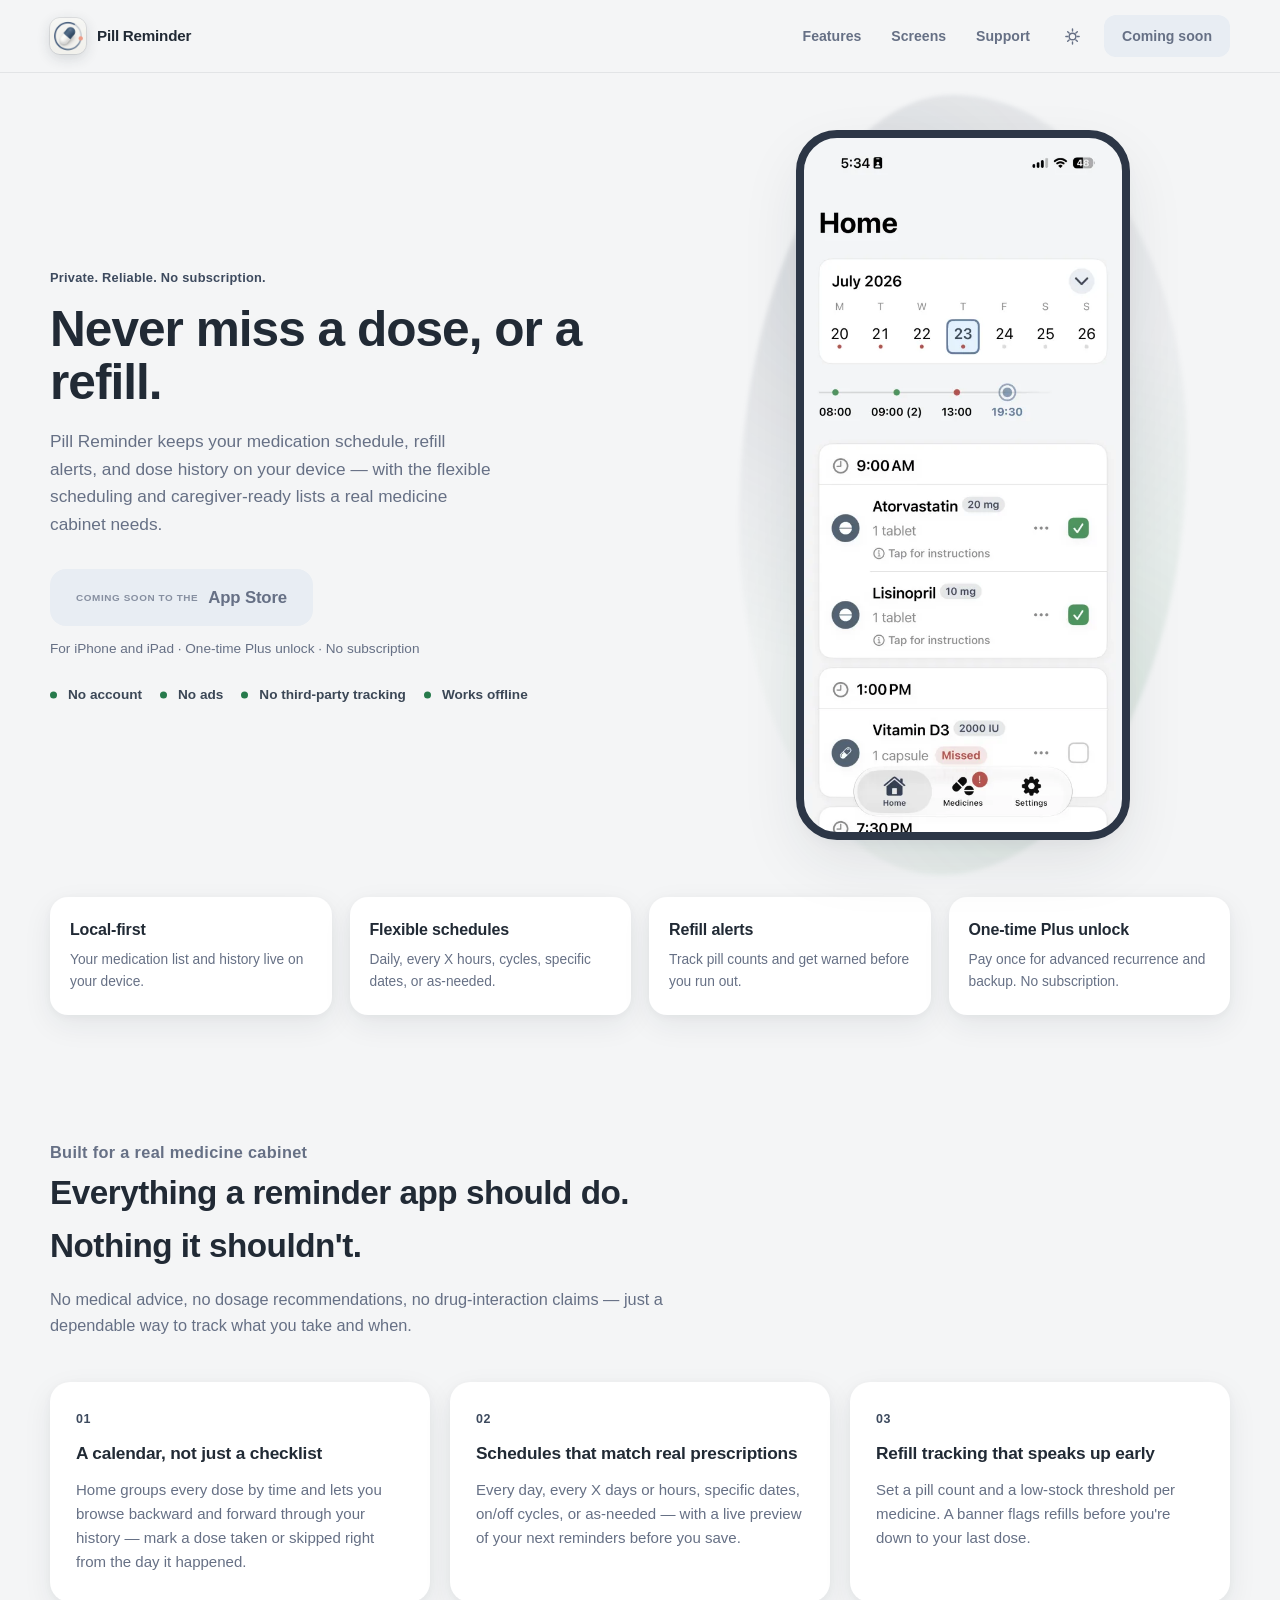
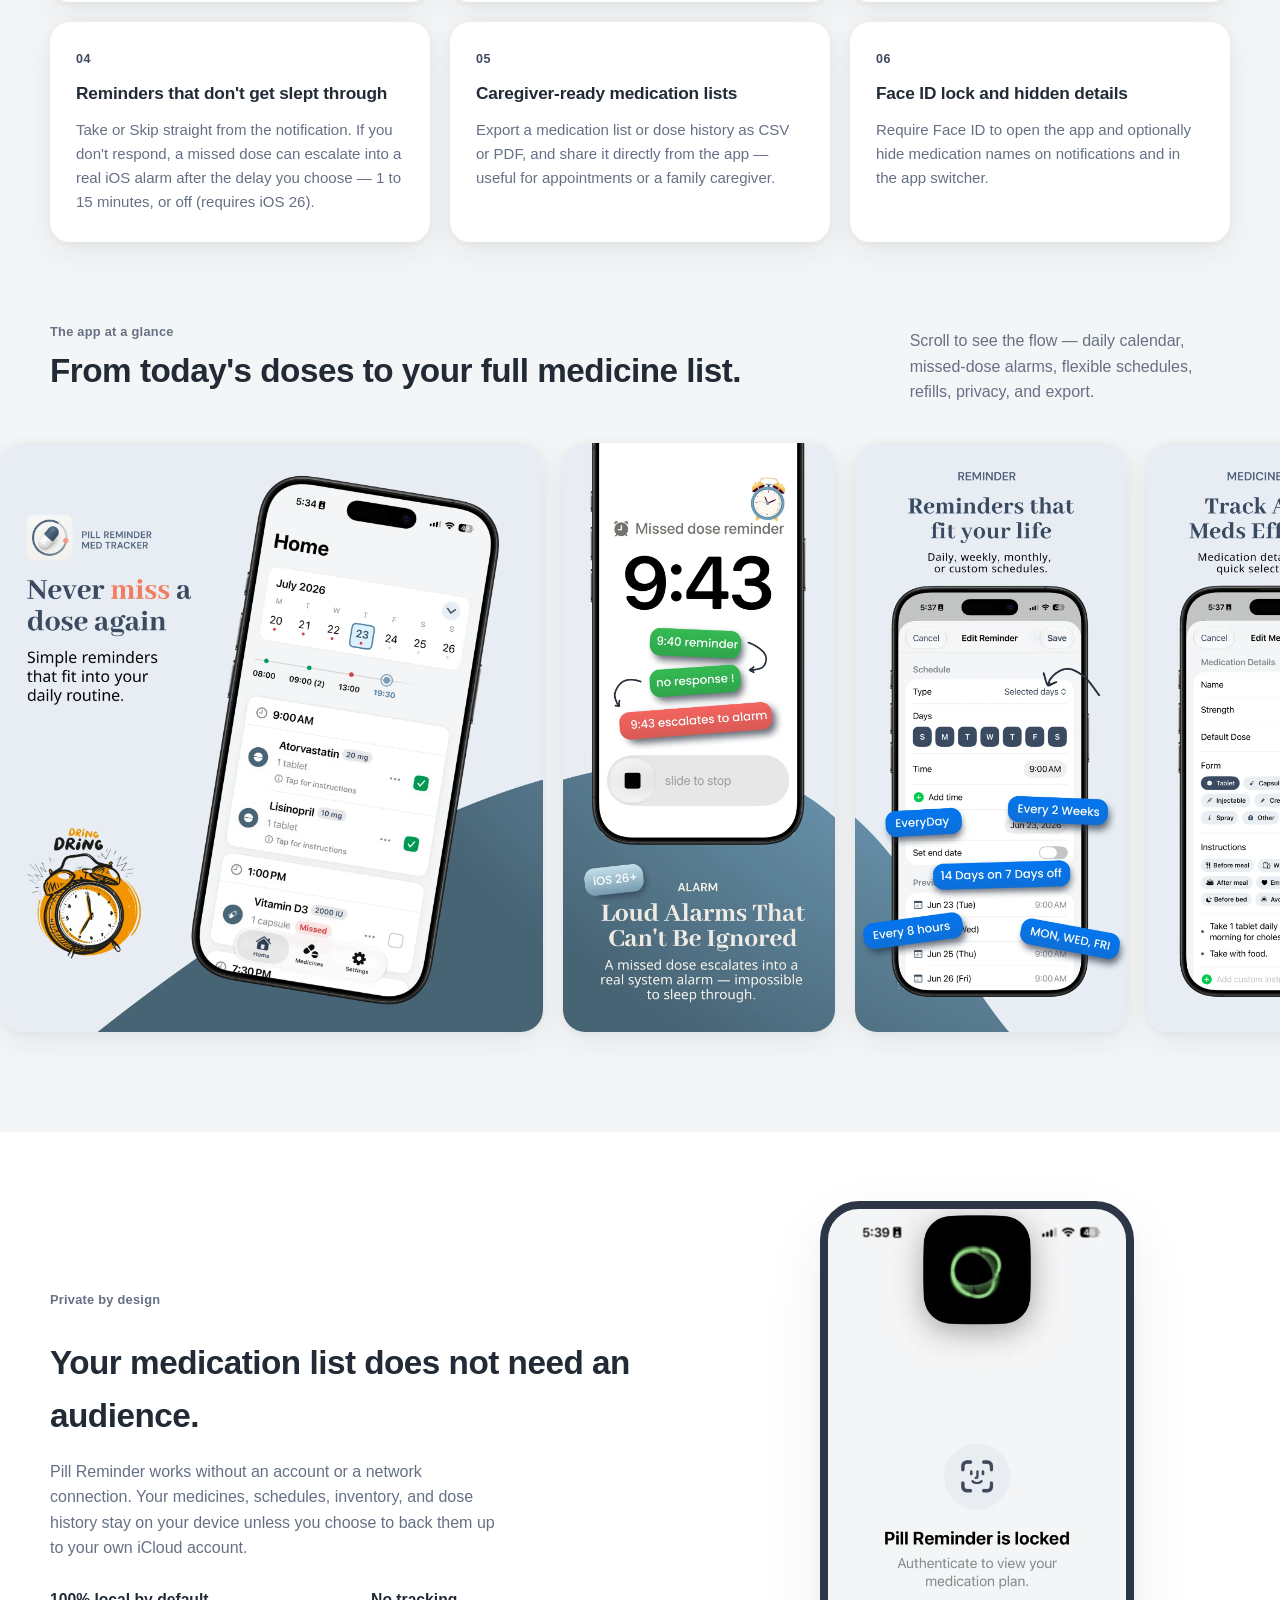
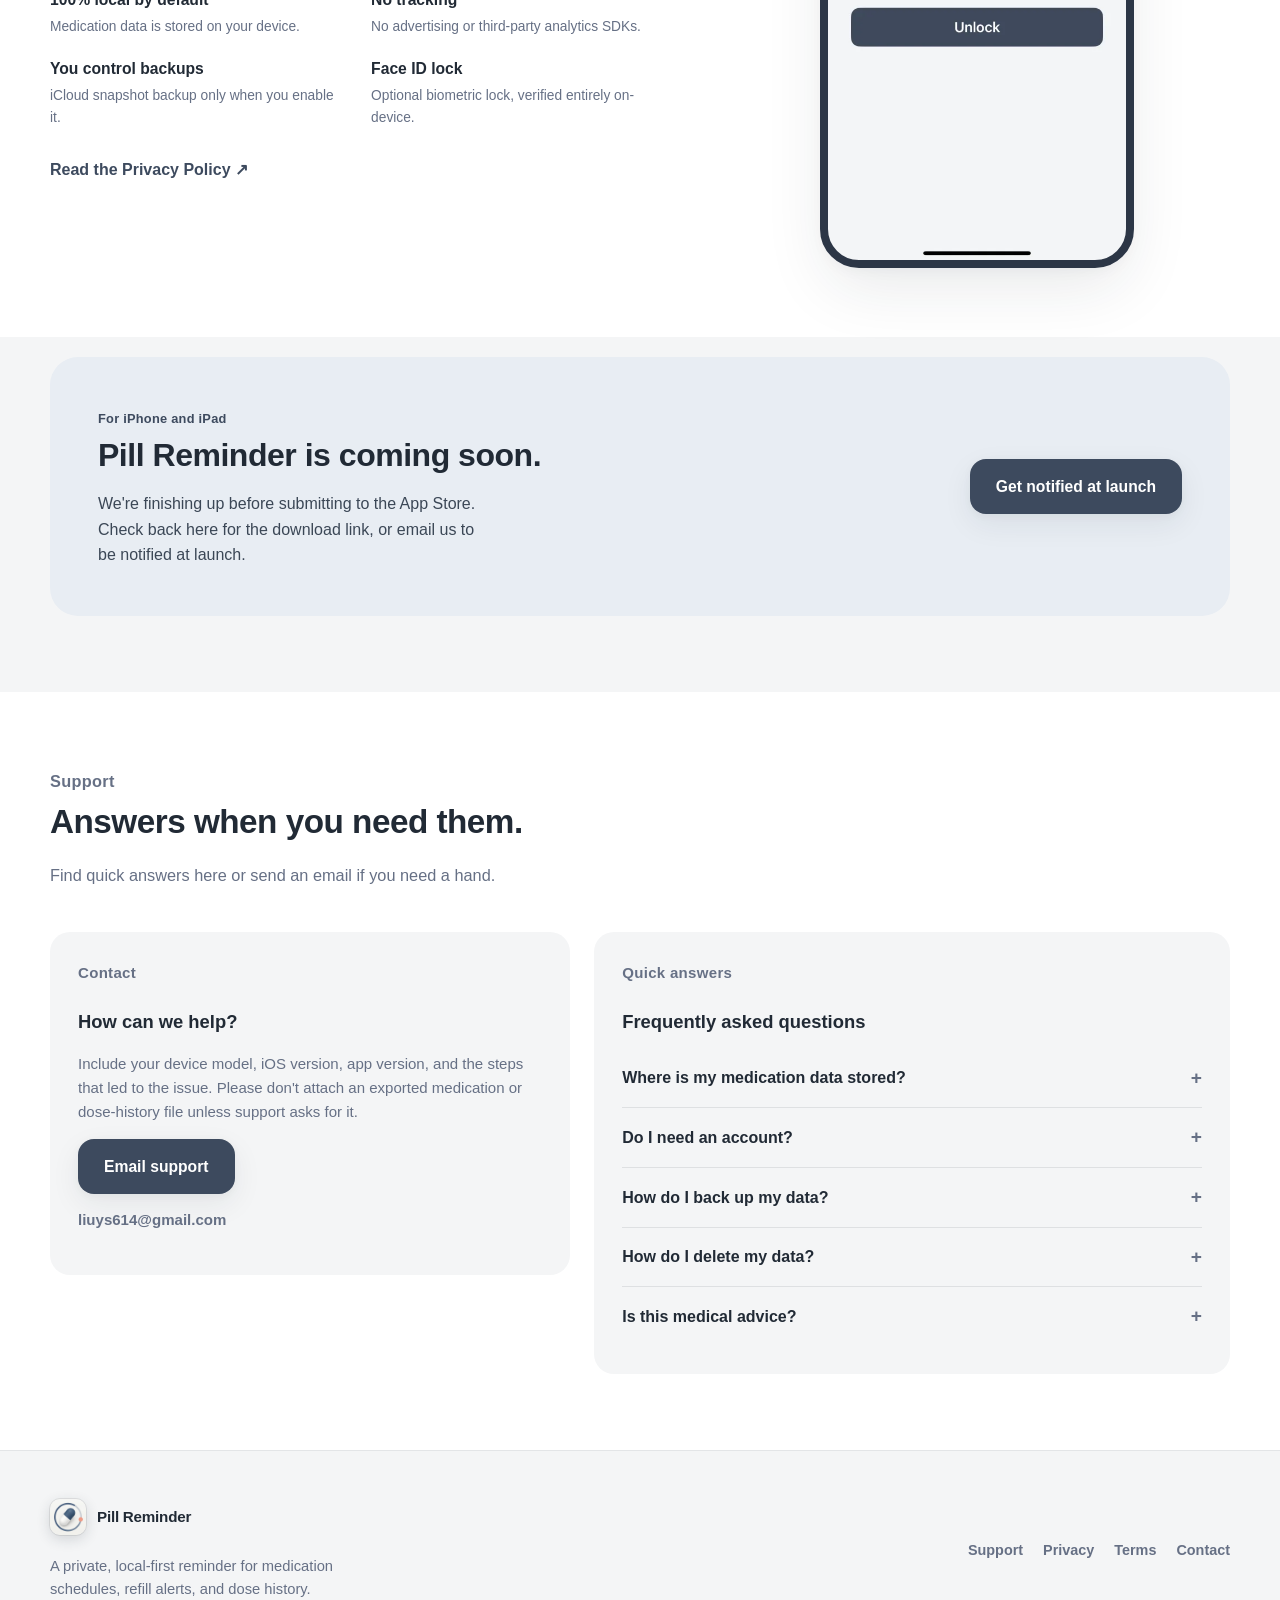
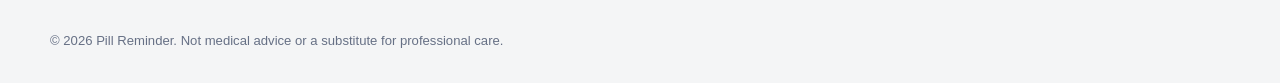
<file: index.html>
<!doctype html>
<html lang="en">
  <head>
    <meta charset="utf-8">
    <meta name="viewport" content="width=device-width, initial-scale=1">
    <meta name="description" content="Pill Reminder is a private, local-first iPhone and iPad app for medication reminders, refill alerts, dose history, and caregiver-ready medication lists.">
    <meta name="theme-color" content="#f4f5f7">
    <meta property="og:title" content="Pill Reminder — A private, reliable medication reminder">
    <meta property="og:description" content="Never miss a dose or run out of a refill. Flexible schedules, low-stock alerts, dose history, and backup — private and local-first, with no ads or account required.">
    <meta property="og:image" content="assets/app-icon-512.png">
    <title>Pill Reminder — A private, reliable medication reminder</title>
    <link rel="icon" href="assets/favicon-32.png">
    <link rel="apple-touch-icon" href="assets/app-icon-180.png">
    <link rel="stylesheet" href="styles.css">
    <script>
      // Apply the theme before first paint: saved choice, else the OS
      // preference, else light. Keep in sync with script.js.
      (function () {
        var root = document.documentElement;
        root.classList.add("js");
        var saved = null;
        try { saved = localStorage.getItem("pr-theme"); } catch (e) {}
        var theme = saved === "dark" || saved === "light"
          ? saved
          : (window.matchMedia("(prefers-color-scheme: dark)").matches ? "dark" : "light");
        root.setAttribute("data-theme", theme);
      })();
    </script>
  </head>
  <body class="home-page">
    <header class="site-header">
      <nav class="nav container" aria-label="Primary navigation">
        <a class="brand" href="index.html" aria-label="Pill Reminder home">
          <img src="assets/app-icon-180.png" alt="">
          <span>Pill Reminder</span>
        </a>
        <div class="nav-links">
          <a href="#features">Features</a>
          <a href="#gallery">Screens</a>
          <a href="#support">Support</a>
          <button class="theme-toggle" type="button" data-theme-toggle aria-label="Switch to dark mode" aria-pressed="false" title="Switch light or dark mode">
            <svg class="icon-sun" viewBox="0 0 24 24" fill="none" stroke="currentColor" stroke-width="1.8" stroke-linecap="round" aria-hidden="true"><circle cx="12" cy="12" r="4.2"/><path d="M12 2.4v2.6M12 19v2.6M3.6 12h2.6M17.8 12h2.6M5.9 5.9l1.8 1.8M16.3 16.3l1.8 1.8M18.1 5.9l-1.8 1.8M7.7 16.3l-1.8 1.8"/></svg>
            <svg class="icon-moon" viewBox="0 0 24 24" fill="none" stroke="currentColor" stroke-width="1.8" stroke-linecap="round" stroke-linejoin="round" aria-hidden="true"><path d="M20.5 14.2A8.6 8.6 0 0 1 9.8 3.5a8.6 8.6 0 1 0 10.7 10.7z"/></svg>
          </button>
          <a class="nav-download is-disabled" href="#download" aria-label="Pill Reminder is coming soon to the App Store">Coming soon</a>
        </div>
      </nav>
    </header>

    <main>
      <section class="hero">
        <div class="hero-grid container">
          <div class="hero-copy">
            <p class="eyebrow">Private. Reliable. No subscription.</p>
            <h1>Never miss a dose, or a refill.</h1>
            <p class="hero-lede">Pill Reminder keeps your medication schedule, refill alerts, and dose history on your device — with the flexible scheduling and caregiver-ready lists a real medicine cabinet needs.</p>
            <div class="hero-actions">
              <a class="button button-primary button-disabled" href="#download" aria-label="Pill Reminder is coming soon to the App Store">
                <span class="store-kicker">Coming soon to the</span>
                <span class="store-name">App Store</span>
              </a>
            </div>
            <p class="store-note">For iPhone and iPad · One-time Plus unlock · No subscription</p>
            <ul class="hero-trust" aria-label="Product assurances">
              <li>No account</li>
              <li>No ads</li>
              <li>No third-party tracking</li>
              <li>Works offline</li>
            </ul>
          </div>
          <div class="hero-visual" aria-label="Pill Reminder Home screen preview">
            <div class="hero-orbit" aria-hidden="true"></div>
            <img class="hero-phone" src="assets/screens/hero-home.webp" alt="Pill Reminder Home screen showing a calendar strip, a time-grouped dose list for Atorvastatin, Lisinopril, and Vitamin D3, and Take/Skip actions" width="540" height="1175" fetchpriority="high">
          </div>
        </div>
      </section>

      <section class="proof-strip" aria-label="Product highlights">
        <div class="proof-grid container">
          <div class="proof-item"><strong>Local-first</strong><span>Your medication list and history live on your device.</span></div>
          <div class="proof-item"><strong>Flexible schedules</strong><span>Daily, every X hours, cycles, specific dates, or as-needed.</span></div>
          <div class="proof-item"><strong>Refill alerts</strong><span>Track pill counts and get warned before you run out.</span></div>
          <div class="proof-item"><strong>One-time Plus unlock</strong><span>Pay once for advanced recurrence and backup. No subscription.</span></div>
        </div>
      </section>

      <section class="section features-section" id="features">
        <div class="container">
          <div class="section-heading">
            <p class="eyebrow">Built for a real medicine cabinet</p>
            <h2>Everything a reminder app should do. Nothing it shouldn't.</h2>
            <p>No medical advice, no dosage recommendations, no drug-interaction claims — just a dependable way to track what you take and when.</p>
          </div>
          <div class="feature-grid">
            <article class="feature-card">
              <span class="feature-number">01</span>
              <h3>A calendar, not just a checklist</h3>
              <p>Home groups every dose by time and lets you browse backward and forward through your history — mark a dose taken or skipped right from the day it happened.</p>
            </article>
            <article class="feature-card">
              <span class="feature-number">02</span>
              <h3>Schedules that match real prescriptions</h3>
              <p>Every day, every X days or hours, specific dates, on/off cycles, or as-needed — with a live preview of your next reminders before you save.</p>
            </article>
            <article class="feature-card">
              <span class="feature-number">03</span>
              <h3>Refill tracking that speaks up early</h3>
              <p>Set a pill count and a low-stock threshold per medicine. A banner flags refills before you're down to your last dose.</p>
            </article>
            <article class="feature-card">
              <span class="feature-number">04</span>
              <h3>Reminders that don't get slept through</h3>
              <p>Take or Skip straight from the notification. If you don't respond, a missed dose can escalate into a real iOS alarm after the delay you choose — 1 to 15 minutes, or off (requires iOS 26).</p>
            </article>
            <article class="feature-card">
              <span class="feature-number">05</span>
              <h3>Caregiver-ready medication lists</h3>
              <p>Export a medication list or dose history as CSV or PDF, and share it directly from the app — useful for appointments or a family caregiver.</p>
            </article>
            <article class="feature-card">
              <span class="feature-number">06</span>
              <h3>Face ID lock and hidden details</h3>
              <p>Require Face ID to open the app and optionally hide medication names on notifications and in the app switcher.</p>
            </article>
          </div>
        </div>
      </section>

      <section class="section gallery-section" id="gallery">
        <div class="container">
          <div class="gallery-heading">
            <div>
              <p class="eyebrow">The app at a glance</p>
              <h2>From today's doses to your full medicine list.</h2>
            </div>
            <p>Scroll to see the flow — daily calendar, missed-dose alarms, flexible schedules, refills, privacy, and export.</p>
          </div>
        </div>
        <div class="story-gallery" role="list" aria-label="Pill Reminder app screenshots">
          <figure class="story-card" role="listitem"><img src="assets/appstore/01-never-miss-a-dose.webp" alt="Never miss a dose again — the Home screen showing July 2026 on a calendar strip, a time line, and doses for Atorvastatin and Lisinopril at 9:00 AM with Vitamin D3 marked missed" width="1800" height="1951" loading="lazy" decoding="async"></figure>
          <figure class="story-card" role="listitem"><img src="assets/appstore/02-missed-dose-alarm.webp" alt="Loud alarms that can't be ignored — an unanswered 9:40 reminder escalating into a full iOS alarm at 9:43, on iOS 26 or later" width="1000" height="2167" loading="lazy" decoding="async"></figure>
          <figure class="story-card" role="listitem"><img src="assets/appstore/03-flexible-schedules.webp" alt="Reminders that fit your life — the Edit Reminder screen with a selected-days schedule, a 9:00 AM time, and a preview of upcoming dates" width="1000" height="2167" loading="lazy" decoding="async"></figure>
          <figure class="story-card" role="listitem"><img src="assets/appstore/04-medicine-details.webp" alt="Track all your meds effortlessly — the Edit Medicine screen with name, strength, default dose, medicine form, and quick-pick instruction tags" width="1000" height="2167" loading="lazy" decoding="async"></figure>
          <figure class="story-card" role="listitem"><img src="assets/appstore/05-one-tap-check-in.webp" alt="One tap to check in — a lock screen medication reminder for Omega-3 Fish Oil with Take and Skip actions" width="1000" height="2167" loading="lazy" decoding="async"></figure>
          <figure class="story-card" role="listitem"><img src="assets/appstore/06-privacy-face-id.webp" alt="Your privacy matters — the Face ID lock screen, with settings to require Face ID and hide medication details in notifications" width="1000" height="2167" loading="lazy" decoding="async"></figure>
          <figure class="story-card" role="listitem"><img src="assets/appstore/07-refill-alerts.webp" alt="Never run out, refill on time — the Medicines list with a low-inventory banner and a Low Stock label on Lisinopril" width="1000" height="2167" loading="lazy" decoding="async"></figure>
          <figure class="story-card" role="listitem"><img src="assets/appstore/08-export-data.webp" alt="Take your data anywhere — an exported dose history PDF alongside iCloud Backup and CSV or PDF export options" width="1000" height="2167" loading="lazy" decoding="async"></figure>
          <figure class="story-card" role="listitem"><img src="assets/appstore/09-history-dark-mode.webp" alt="Your history at a glance — the Home screen in dark mode with a full month calendar marking completed doses and missed reminders" width="1000" height="2167" loading="lazy" decoding="async"></figure>
        </div>
      </section>

      <section class="section privacy-section" id="privacy">
        <div class="privacy-grid container">
          <div class="privacy-copy">
            <p class="eyebrow">Private by design</p>
            <h2>Your medication list does not need an audience.</h2>
            <p>Pill Reminder works without an account or a network connection. Your medicines, schedules, inventory, and dose history stay on your device unless you choose to back them up to your own iCloud account.</p>
            <div class="assurance-list">
              <div><strong>100% local by default</strong><span>Medication data is stored on your device.</span></div>
              <div><strong>No tracking</strong><span>No advertising or third-party analytics SDKs.</span></div>
              <div><strong>You control backups</strong><span>iCloud snapshot backup only when you enable it.</span></div>
              <div><strong>Face ID lock</strong><span>Optional biometric lock, verified entirely on-device.</span></div>
            </div>
            <a class="text-link" href="privacy.html">Read the Privacy Policy <span aria-hidden="true">↗</span></a>
          </div>
          <div class="privacy-phone-wrap">
            <img class="privacy-phone" src="assets/screens/privacy-faceid.webp" alt="Pill Reminder Face ID lock screen protecting the medication plan" width="540" height="1175" loading="lazy" decoding="async">
          </div>
        </div>
      </section>

      <section class="cta-section" id="download">
        <div class="container">
          <div class="cta-card">
            <div>
              <p class="eyebrow">For iPhone and iPad</p>
              <h2>Pill Reminder is coming soon.</h2>
              <p>We're finishing up before submitting to the App Store. Check back here for the download link, or email us to be notified at launch.</p>
            </div>
            <a class="button button-primary" href="mailto:liuys614@gmail.com?subject=Notify%20me%20-%20Pill%20Reminder%20launch">Get notified at launch</a>
          </div>
        </div>
      </section>

      <section class="section support-section" id="support">
        <div class="container">
          <div class="section-heading support-heading">
            <p class="eyebrow">Support</p>
            <h2>Answers when you need them.</h2>
            <p>Find quick answers here or send an email if you need a hand.</p>
          </div>

          <div class="support-inline-grid">
            <aside class="support-card contact-card">
              <p class="eyebrow">Contact</p>
              <h3>How can we help?</h3>
              <p>Include your device model, iOS version, app version, and the steps that led to the issue. Please don't attach an exported medication or dose-history file unless support asks for it.</p>
              <a class="button button-primary" href="mailto:liuys614@gmail.com?subject=Pill%20Reminder%20Support">Email support</a>
              <p class="support-email">liuys614@gmail.com</p>
            </aside>

            <div class="support-card faq">
              <p class="eyebrow">Quick answers</p>
              <h3>Frequently asked questions</h3>
              <details>
                <summary>Where is my medication data stored?</summary>
                <p>Your medicines, schedules, inventory counts, and dose history are stored locally on your device. The app does not upload this information to the developer.</p>
              </details>
              <details>
                <summary>Do I need an account?</summary>
                <p>No. Pill Reminder works without registration, login, or a network connection.</p>
              </details>
              <details>
                <summary>How do I back up my data?</summary>
                <p>Open Settings and enable iCloud Backup to save a snapshot to your own iCloud account, or use Export Medication List / Export Dose History to save a CSV or PDF file.</p>
              </details>
              <details>
                <summary>How do I delete my data?</summary>
                <p>Remove individual medicines or reminders in the app, or use Delete All Local Data in Settings. Deleting the app removes its local app container, subject to any device backup or exported file you created.</p>
              </details>
              <details>
                <summary>Is this medical advice?</summary>
                <p>No. Pill Reminder is a self-directed reminder and tracking tool, not medical advice, diagnosis, treatment, or drug-interaction guidance. Always follow your prescriber's or pharmacist's instructions.</p>
              </details>
            </div>
          </div>
        </div>
      </section>
    </main>

    <footer class="site-footer">
      <div class="container">
        <div class="footer-grid">
          <div>
            <a class="brand" href="index.html"><img src="assets/app-icon-180.png" alt=""><span>Pill Reminder</span></a>
            <p class="footer-copy">A private, local-first reminder for medication schedules, refill alerts, and dose history.</p>
          </div>
          <div class="footer-links">
            <a href="#support">Support</a>
            <a href="privacy.html">Privacy</a>
            <a href="terms.html">Terms</a>
            <a href="mailto:liuys614@gmail.com">Contact</a>
          </div>
        </div>
        <p class="copyright">© <span data-year>2026</span> Pill Reminder. Not medical advice or a substitute for professional care.</p>
      </div>
    </footer>
    <script src="script.js"></script>
  </body>
</html>
</file>
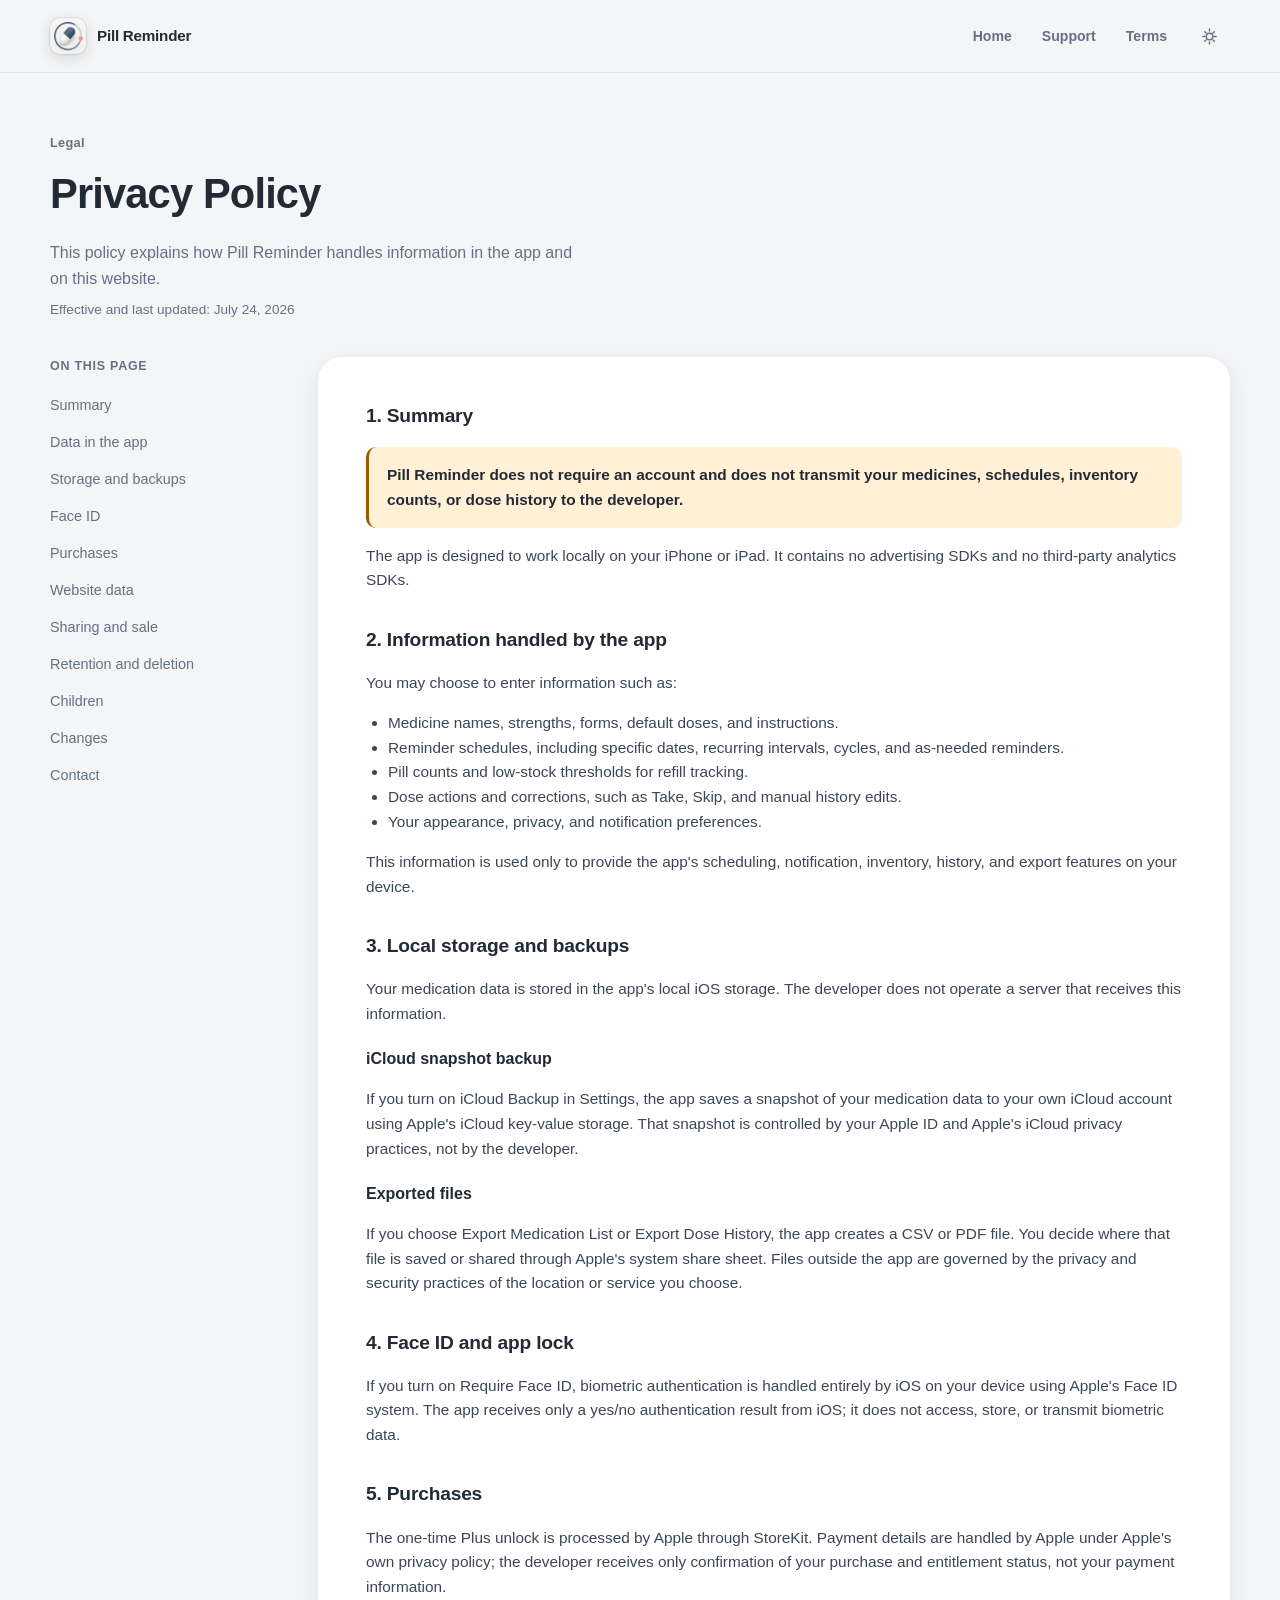
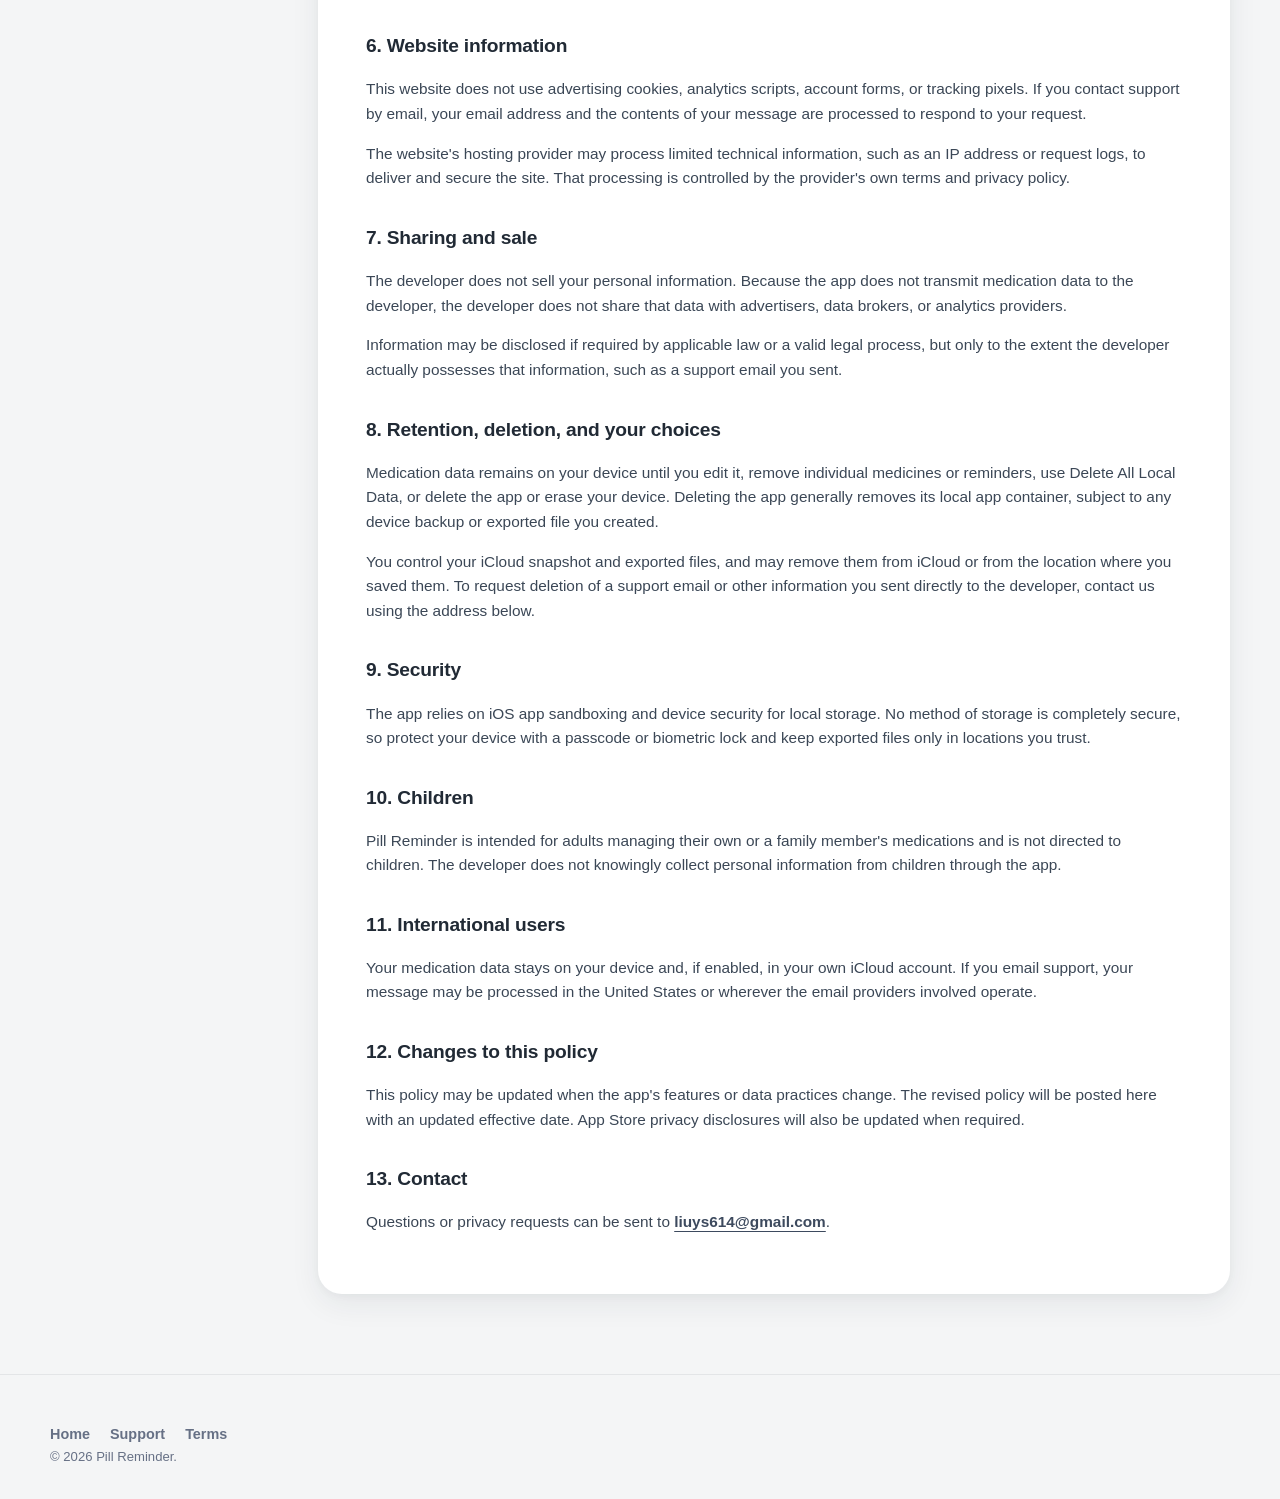
<file: privacy.html>
<!doctype html>
<html lang="en">
  <head>
    <meta charset="utf-8">
    <meta name="viewport" content="width=device-width, initial-scale=1">
    <meta name="description" content="Privacy Policy for Pill Reminder, a private local-first iPhone and iPad medication reminder app.">
    <meta name="theme-color" content="#f4f5f7">
    <title>Privacy Policy — Pill Reminder</title>
    <link rel="icon" href="assets/favicon-32.png">
    <link rel="stylesheet" href="styles.css">
    <script>
      // Apply the theme before first paint: saved choice, else the OS
      // preference, else light. Keep in sync with script.js.
      (function () {
        var root = document.documentElement;
        root.classList.add("js");
        var saved = null;
        try { saved = localStorage.getItem("pr-theme"); } catch (e) {}
        var theme = saved === "dark" || saved === "light"
          ? saved
          : (window.matchMedia("(prefers-color-scheme: dark)").matches ? "dark" : "light");
        root.setAttribute("data-theme", theme);
      })();
    </script>
  </head>
  <body>
    <header class="site-header">
      <nav class="nav container" aria-label="Primary navigation">
        <a class="brand" href="index.html"><img src="assets/app-icon-180.png" alt=""><span>Pill Reminder</span></a>
        <div class="nav-links"><a href="index.html">Home</a><a href="index.html#support">Support</a><a href="terms.html">Terms</a><button class="theme-toggle" type="button" data-theme-toggle aria-label="Switch to dark mode" aria-pressed="false" title="Switch light or dark mode"><svg class="icon-sun" viewBox="0 0 24 24" fill="none" stroke="currentColor" stroke-width="1.8" stroke-linecap="round" aria-hidden="true"><circle cx="12" cy="12" r="4.2"/><path d="M12 2.4v2.6M12 19v2.6M3.6 12h2.6M17.8 12h2.6M5.9 5.9l1.8 1.8M16.3 16.3l1.8 1.8M18.1 5.9l-1.8 1.8M7.7 16.3l-1.8 1.8"/></svg><svg class="icon-moon" viewBox="0 0 24 24" fill="none" stroke="currentColor" stroke-width="1.8" stroke-linecap="round" stroke-linejoin="round" aria-hidden="true"><path d="M20.5 14.2A8.6 8.6 0 0 1 9.8 3.5a8.6 8.6 0 1 0 10.7 10.7z"/></svg></button></div>
      </nav>
    </header>

    <main>
      <header class="legal-hero container">
        <p class="eyebrow">Legal</p>
        <h1>Privacy Policy</h1>
        <p>This policy explains how Pill Reminder handles information in the app and on this website.</p>
        <p class="legal-meta">Effective and last updated: July 24, 2026</p>
      </header>

      <div class="legal-layout container">
        <nav class="legal-toc" aria-label="Privacy Policy sections">
          <strong>On this page</strong>
          <a href="#summary">Summary</a>
          <a href="#app-data">Data in the app</a>
          <a href="#storage">Storage and backups</a>
          <a href="#faceid">Face ID</a>
          <a href="#purchases">Purchases</a>
          <a href="#website">Website data</a>
          <a href="#sharing">Sharing and sale</a>
          <a href="#retention">Retention and deletion</a>
          <a href="#children">Children</a>
          <a href="#changes">Changes</a>
          <a href="#contact">Contact</a>
        </nav>

        <article class="legal-content">
          <section id="summary">
            <h2>1. Summary</h2>
            <p class="legal-callout"><strong>Pill Reminder does not require an account and does not transmit your medicines, schedules, inventory counts, or dose history to the developer.</strong></p>
            <p>The app is designed to work locally on your iPhone or iPad. It contains no advertising SDKs and no third-party analytics SDKs.</p>
          </section>

          <section id="app-data">
            <h2>2. Information handled by the app</h2>
            <p>You may choose to enter information such as:</p>
            <ul>
              <li>Medicine names, strengths, forms, default doses, and instructions.</li>
              <li>Reminder schedules, including specific dates, recurring intervals, cycles, and as-needed reminders.</li>
              <li>Pill counts and low-stock thresholds for refill tracking.</li>
              <li>Dose actions and corrections, such as Take, Skip, and manual history edits.</li>
              <li>Your appearance, privacy, and notification preferences.</li>
            </ul>
            <p>This information is used only to provide the app's scheduling, notification, inventory, history, and export features on your device.</p>
          </section>

          <section id="storage">
            <h2>3. Local storage and backups</h2>
            <p>Your medication data is stored in the app's local iOS storage. The developer does not operate a server that receives this information.</p>
            <h3>iCloud snapshot backup</h3>
            <p>If you turn on iCloud Backup in Settings, the app saves a snapshot of your medication data to your own iCloud account using Apple's iCloud key-value storage. That snapshot is controlled by your Apple ID and Apple's iCloud privacy practices, not by the developer.</p>
            <h3>Exported files</h3>
            <p>If you choose Export Medication List or Export Dose History, the app creates a CSV or PDF file. You decide where that file is saved or shared through Apple's system share sheet. Files outside the app are governed by the privacy and security practices of the location or service you choose.</p>
          </section>

          <section id="faceid">
            <h2>4. Face ID and app lock</h2>
            <p>If you turn on Require Face ID, biometric authentication is handled entirely by iOS on your device using Apple's Face ID system. The app receives only a yes/no authentication result from iOS; it does not access, store, or transmit biometric data.</p>
          </section>

          <section id="purchases">
            <h2>5. Purchases</h2>
            <p>The one-time Plus unlock is processed by Apple through StoreKit. Payment details are handled by Apple under Apple's own privacy policy; the developer receives only confirmation of your purchase and entitlement status, not your payment information.</p>
          </section>

          <section id="website">
            <h2>6. Website information</h2>
            <p>This website does not use advertising cookies, analytics scripts, account forms, or tracking pixels. If you contact support by email, your email address and the contents of your message are processed to respond to your request.</p>
            <p>The website's hosting provider may process limited technical information, such as an IP address or request logs, to deliver and secure the site. That processing is controlled by the provider's own terms and privacy policy.</p>
          </section>

          <section id="sharing">
            <h2>7. Sharing and sale</h2>
            <p>The developer does not sell your personal information. Because the app does not transmit medication data to the developer, the developer does not share that data with advertisers, data brokers, or analytics providers.</p>
            <p>Information may be disclosed if required by applicable law or a valid legal process, but only to the extent the developer actually possesses that information, such as a support email you sent.</p>
          </section>

          <section id="retention">
            <h2>8. Retention, deletion, and your choices</h2>
            <p>Medication data remains on your device until you edit it, remove individual medicines or reminders, use Delete All Local Data, or delete the app or erase your device. Deleting the app generally removes its local app container, subject to any device backup or exported file you created.</p>
            <p>You control your iCloud snapshot and exported files, and may remove them from iCloud or from the location where you saved them. To request deletion of a support email or other information you sent directly to the developer, contact us using the address below.</p>
          </section>

          <section id="security">
            <h2>9. Security</h2>
            <p>The app relies on iOS app sandboxing and device security for local storage. No method of storage is completely secure, so protect your device with a passcode or biometric lock and keep exported files only in locations you trust.</p>
          </section>

          <section id="children">
            <h2>10. Children</h2>
            <p>Pill Reminder is intended for adults managing their own or a family member's medications and is not directed to children. The developer does not knowingly collect personal information from children through the app.</p>
          </section>

          <section id="international">
            <h2>11. International users</h2>
            <p>Your medication data stays on your device and, if enabled, in your own iCloud account. If you email support, your message may be processed in the United States or wherever the email providers involved operate.</p>
          </section>

          <section id="changes">
            <h2>12. Changes to this policy</h2>
            <p>This policy may be updated when the app's features or data practices change. The revised policy will be posted here with an updated effective date. App Store privacy disclosures will also be updated when required.</p>
          </section>

          <section id="contact">
            <h2>13. Contact</h2>
            <p>Questions or privacy requests can be sent to <a href="mailto:liuys614@gmail.com?subject=Pill%20Reminder%20Privacy">liuys614@gmail.com</a>.</p>
          </section>
        </article>
      </div>
    </main>

    <footer class="site-footer"><div class="container"><div class="footer-links"><a href="index.html">Home</a><a href="index.html#support">Support</a><a href="terms.html">Terms</a></div><p class="copyright">© <span data-year>2026</span> Pill Reminder.</p></div></footer>
    <script src="script.js"></script>
  </body>
</html>
</file>
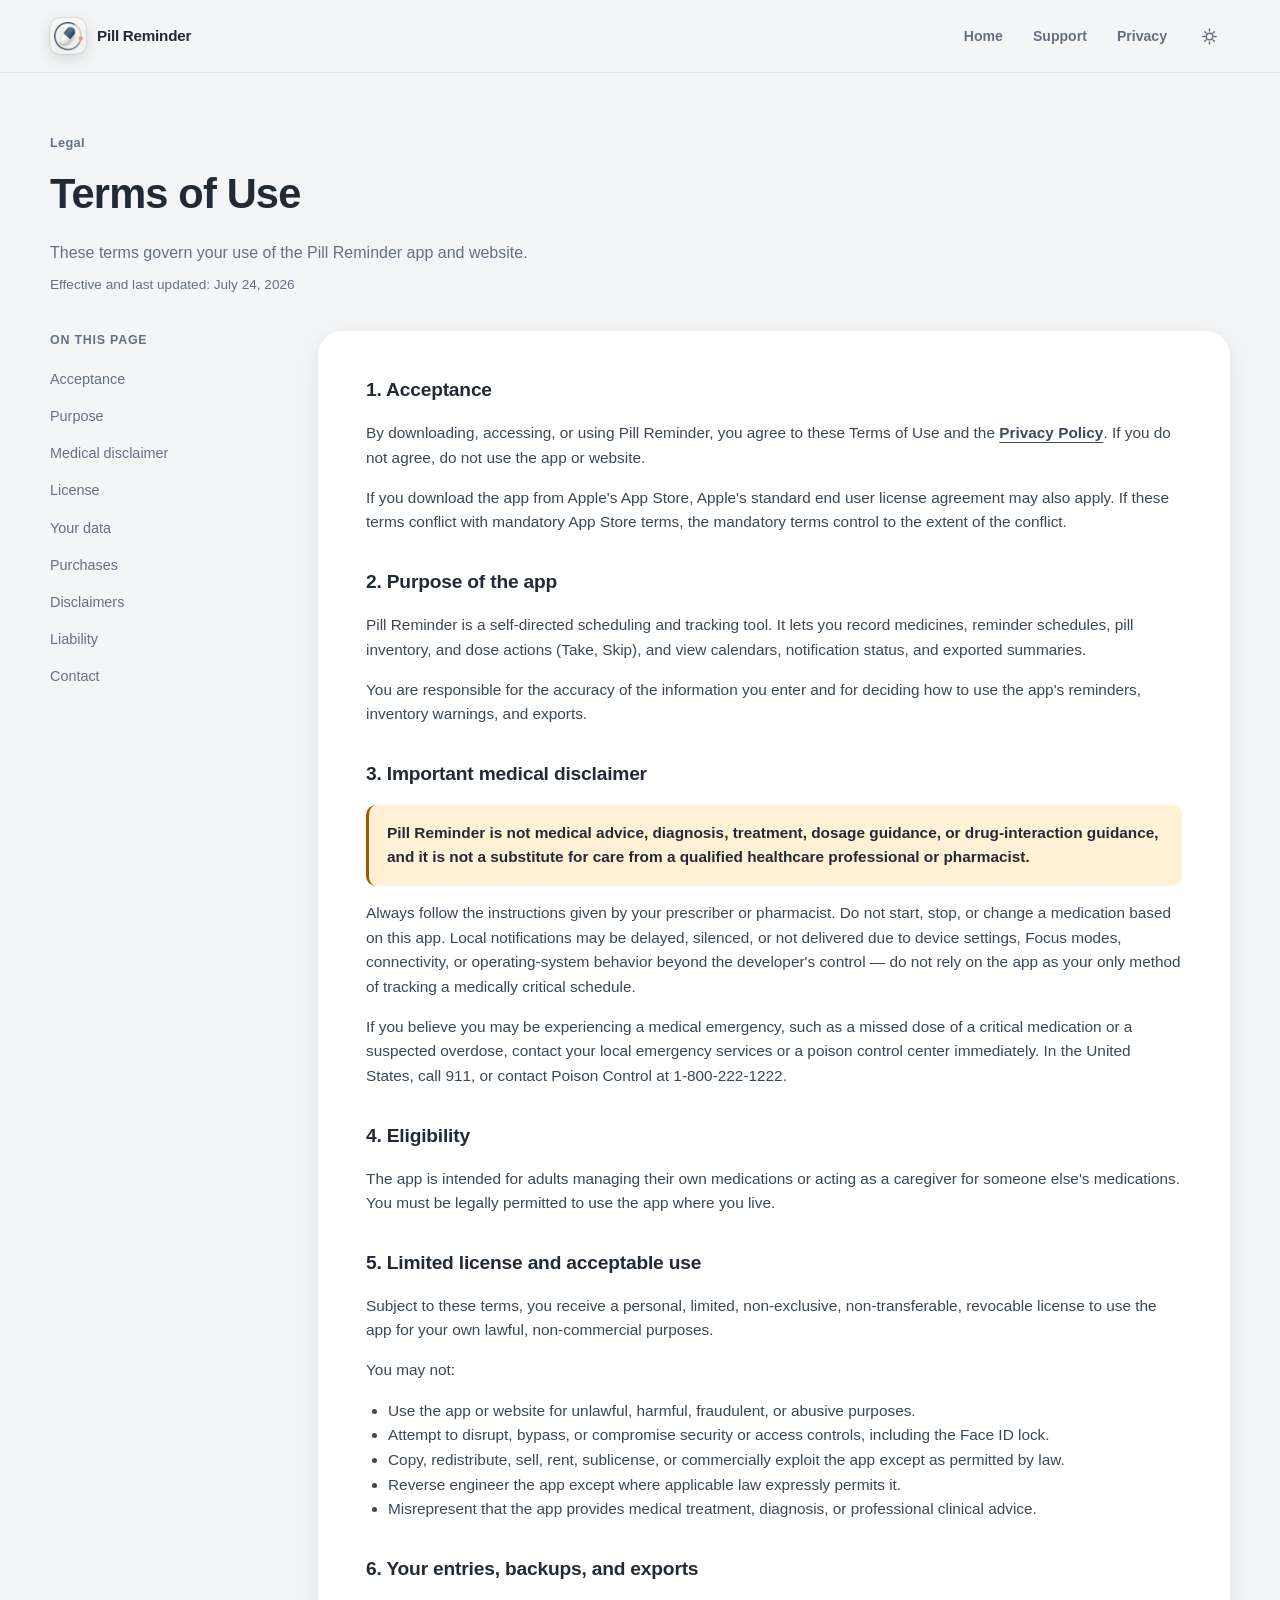
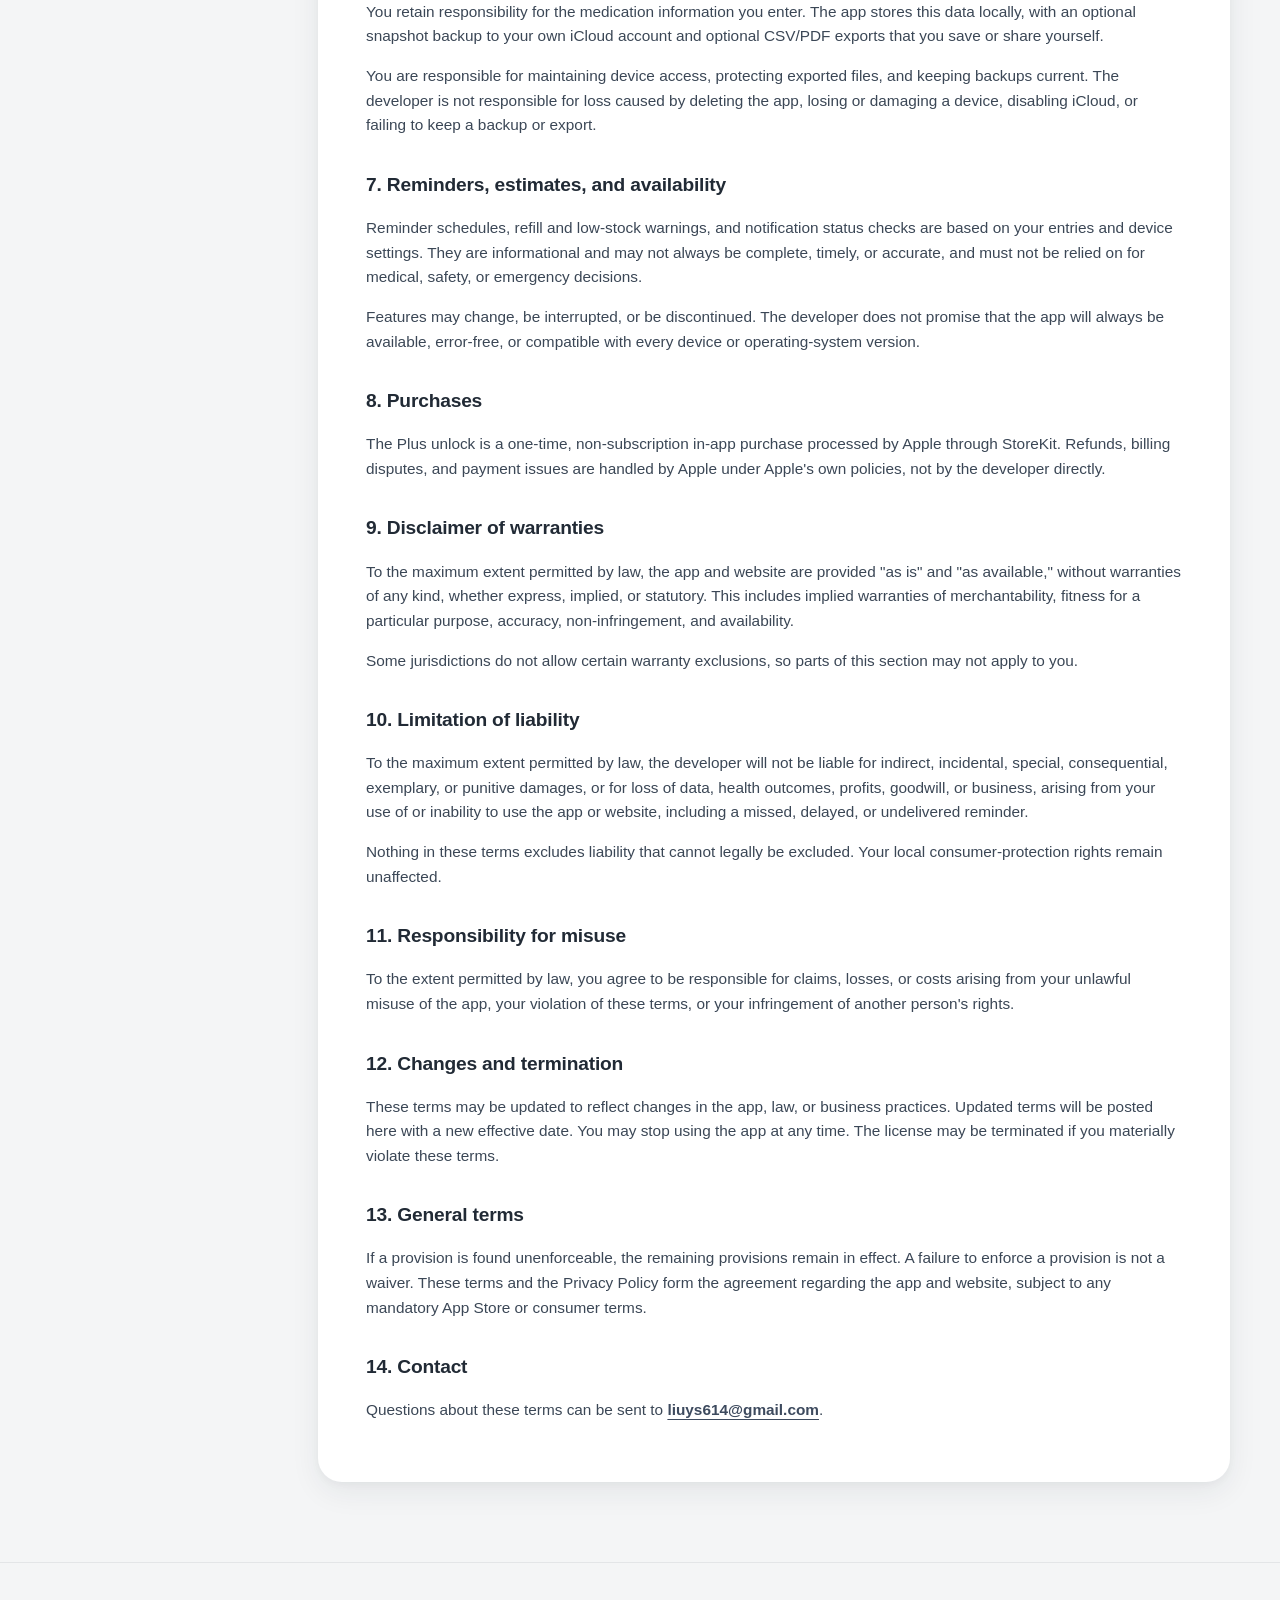
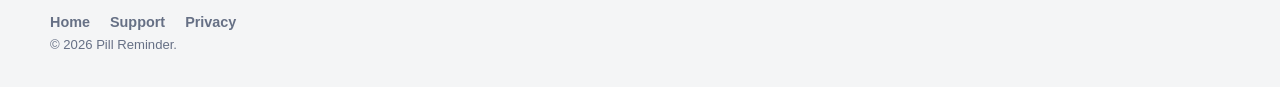
<file: terms.html>
<!doctype html>
<html lang="en">
  <head>
    <meta charset="utf-8">
    <meta name="viewport" content="width=device-width, initial-scale=1">
    <meta name="description" content="Terms of Use for Pill Reminder.">
    <meta name="theme-color" content="#f4f5f7">
    <title>Terms of Use — Pill Reminder</title>
    <link rel="icon" href="assets/favicon-32.png">
    <link rel="stylesheet" href="styles.css">
    <script>
      // Apply the theme before first paint: saved choice, else the OS
      // preference, else light. Keep in sync with script.js.
      (function () {
        var root = document.documentElement;
        root.classList.add("js");
        var saved = null;
        try { saved = localStorage.getItem("pr-theme"); } catch (e) {}
        var theme = saved === "dark" || saved === "light"
          ? saved
          : (window.matchMedia("(prefers-color-scheme: dark)").matches ? "dark" : "light");
        root.setAttribute("data-theme", theme);
      })();
    </script>
  </head>
  <body>
    <header class="site-header">
      <nav class="nav container" aria-label="Primary navigation">
        <a class="brand" href="index.html"><img src="assets/app-icon-180.png" alt=""><span>Pill Reminder</span></a>
        <div class="nav-links"><a href="index.html">Home</a><a href="index.html#support">Support</a><a href="privacy.html">Privacy</a><button class="theme-toggle" type="button" data-theme-toggle aria-label="Switch to dark mode" aria-pressed="false" title="Switch light or dark mode"><svg class="icon-sun" viewBox="0 0 24 24" fill="none" stroke="currentColor" stroke-width="1.8" stroke-linecap="round" aria-hidden="true"><circle cx="12" cy="12" r="4.2"/><path d="M12 2.4v2.6M12 19v2.6M3.6 12h2.6M17.8 12h2.6M5.9 5.9l1.8 1.8M16.3 16.3l1.8 1.8M18.1 5.9l-1.8 1.8M7.7 16.3l-1.8 1.8"/></svg><svg class="icon-moon" viewBox="0 0 24 24" fill="none" stroke="currentColor" stroke-width="1.8" stroke-linecap="round" stroke-linejoin="round" aria-hidden="true"><path d="M20.5 14.2A8.6 8.6 0 0 1 9.8 3.5a8.6 8.6 0 1 0 10.7 10.7z"/></svg></button></div>
      </nav>
    </header>

    <main>
      <header class="legal-hero container">
        <p class="eyebrow">Legal</p>
        <h1>Terms of Use</h1>
        <p>These terms govern your use of the Pill Reminder app and website.</p>
        <p class="legal-meta">Effective and last updated: July 24, 2026</p>
      </header>

      <div class="legal-layout container">
        <nav class="legal-toc" aria-label="Terms of Use sections">
          <strong>On this page</strong>
          <a href="#acceptance">Acceptance</a>
          <a href="#purpose">Purpose</a>
          <a href="#medical">Medical disclaimer</a>
          <a href="#license">License</a>
          <a href="#data">Your data</a>
          <a href="#purchases">Purchases</a>
          <a href="#warranties">Disclaimers</a>
          <a href="#liability">Liability</a>
          <a href="#contact">Contact</a>
        </nav>

        <article class="legal-content">
          <section id="acceptance">
            <h2>1. Acceptance</h2>
            <p>By downloading, accessing, or using Pill Reminder, you agree to these Terms of Use and the <a href="privacy.html">Privacy Policy</a>. If you do not agree, do not use the app or website.</p>
            <p>If you download the app from Apple's App Store, Apple's standard end user license agreement may also apply. If these terms conflict with mandatory App Store terms, the mandatory terms control to the extent of the conflict.</p>
          </section>

          <section id="purpose">
            <h2>2. Purpose of the app</h2>
            <p>Pill Reminder is a self-directed scheduling and tracking tool. It lets you record medicines, reminder schedules, pill inventory, and dose actions (Take, Skip), and view calendars, notification status, and exported summaries.</p>
            <p>You are responsible for the accuracy of the information you enter and for deciding how to use the app's reminders, inventory warnings, and exports.</p>
          </section>

          <section id="medical">
            <h2>3. Important medical disclaimer</h2>
            <p class="legal-callout"><strong>Pill Reminder is not medical advice, diagnosis, treatment, dosage guidance, or drug-interaction guidance, and it is not a substitute for care from a qualified healthcare professional or pharmacist.</strong></p>
            <p>Always follow the instructions given by your prescriber or pharmacist. Do not start, stop, or change a medication based on this app. Local notifications may be delayed, silenced, or not delivered due to device settings, Focus modes, connectivity, or operating-system behavior beyond the developer's control — do not rely on the app as your only method of tracking a medically critical schedule.</p>
            <p>If you believe you may be experiencing a medical emergency, such as a missed dose of a critical medication or a suspected overdose, contact your local emergency services or a poison control center immediately. In the United States, call 911, or contact Poison Control at 1-800-222-1222.</p>
          </section>

          <section id="eligibility">
            <h2>4. Eligibility</h2>
            <p>The app is intended for adults managing their own medications or acting as a caregiver for someone else's medications. You must be legally permitted to use the app where you live.</p>
          </section>

          <section id="license">
            <h2>5. Limited license and acceptable use</h2>
            <p>Subject to these terms, you receive a personal, limited, non-exclusive, non-transferable, revocable license to use the app for your own lawful, non-commercial purposes.</p>
            <p>You may not:</p>
            <ul>
              <li>Use the app or website for unlawful, harmful, fraudulent, or abusive purposes.</li>
              <li>Attempt to disrupt, bypass, or compromise security or access controls, including the Face ID lock.</li>
              <li>Copy, redistribute, sell, rent, sublicense, or commercially exploit the app except as permitted by law.</li>
              <li>Reverse engineer the app except where applicable law expressly permits it.</li>
              <li>Misrepresent that the app provides medical treatment, diagnosis, or professional clinical advice.</li>
            </ul>
          </section>

          <section id="data">
            <h2>6. Your entries, backups, and exports</h2>
            <p>You retain responsibility for the medication information you enter. The app stores this data locally, with an optional snapshot backup to your own iCloud account and optional CSV/PDF exports that you save or share yourself.</p>
            <p>You are responsible for maintaining device access, protecting exported files, and keeping backups current. The developer is not responsible for loss caused by deleting the app, losing or damaging a device, disabling iCloud, or failing to keep a backup or export.</p>
          </section>

          <section id="estimates">
            <h2>7. Reminders, estimates, and availability</h2>
            <p>Reminder schedules, refill and low-stock warnings, and notification status checks are based on your entries and device settings. They are informational and may not always be complete, timely, or accurate, and must not be relied on for medical, safety, or emergency decisions.</p>
            <p>Features may change, be interrupted, or be discontinued. The developer does not promise that the app will always be available, error-free, or compatible with every device or operating-system version.</p>
          </section>

          <section id="purchases">
            <h2>8. Purchases</h2>
            <p>The Plus unlock is a one-time, non-subscription in-app purchase processed by Apple through StoreKit. Refunds, billing disputes, and payment issues are handled by Apple under Apple's own policies, not by the developer directly.</p>
          </section>

          <section id="warranties">
            <h2>9. Disclaimer of warranties</h2>
            <p>To the maximum extent permitted by law, the app and website are provided "as is" and "as available," without warranties of any kind, whether express, implied, or statutory. This includes implied warranties of merchantability, fitness for a particular purpose, accuracy, non-infringement, and availability.</p>
            <p>Some jurisdictions do not allow certain warranty exclusions, so parts of this section may not apply to you.</p>
          </section>

          <section id="liability">
            <h2>10. Limitation of liability</h2>
            <p>To the maximum extent permitted by law, the developer will not be liable for indirect, incidental, special, consequential, exemplary, or punitive damages, or for loss of data, health outcomes, profits, goodwill, or business, arising from your use of or inability to use the app or website, including a missed, delayed, or undelivered reminder.</p>
            <p>Nothing in these terms excludes liability that cannot legally be excluded. Your local consumer-protection rights remain unaffected.</p>
          </section>

          <section id="indemnity">
            <h2>11. Responsibility for misuse</h2>
            <p>To the extent permitted by law, you agree to be responsible for claims, losses, or costs arising from your unlawful misuse of the app, your violation of these terms, or your infringement of another person's rights.</p>
          </section>

          <section id="changes">
            <h2>12. Changes and termination</h2>
            <p>These terms may be updated to reflect changes in the app, law, or business practices. Updated terms will be posted here with a new effective date. You may stop using the app at any time. The license may be terminated if you materially violate these terms.</p>
          </section>

          <section id="general">
            <h2>13. General terms</h2>
            <p>If a provision is found unenforceable, the remaining provisions remain in effect. A failure to enforce a provision is not a waiver. These terms and the Privacy Policy form the agreement regarding the app and website, subject to any mandatory App Store or consumer terms.</p>
          </section>

          <section id="contact">
            <h2>14. Contact</h2>
            <p>Questions about these terms can be sent to <a href="mailto:liuys614@gmail.com?subject=Pill%20Reminder%20Terms">liuys614@gmail.com</a>.</p>
          </section>
        </article>
      </div>
    </main>

    <footer class="site-footer"><div class="container"><div class="footer-links"><a href="index.html">Home</a><a href="index.html#support">Support</a><a href="privacy.html">Privacy</a></div><p class="copyright">© <span data-year>2026</span> Pill Reminder.</p></div></footer>
    <script src="script.js"></script>
  </body>
</html>
</file>
<file: styles.css>
:root {
  color-scheme: light;
  /* Palette mirrors the app's "Calm Utility" design system (Cashmere Indigo
     brand + neutral surfaces + restrained green/amber status colors). */
  --paper: #f4f5f6;
  --paper-deep: #e8edf3;
  --white: #ffffff;
  --ink: #212a35;
  --ink-soft: #3b4756;
  --muted: #667085;
  --brand: #3d4a5e;
  --brand-dark: #2c3646;
  --brand-soft: #e8edf3;
  --on-brand: #ffffff;
  --taken: #267a4b;
  --taken-soft: #e5f6ec;
  --due: #985b00;
  --due-soft: #fff0d6;
  --header-bg: rgba(244, 245, 246, 0.88);
  --hairline: rgba(33, 42, 53, 0.08);
  --hairline-strong: rgba(33, 42, 53, 0.1);
  --nav-hover: rgba(255, 255, 255, 0.7);
  --phone-outline: #2c3646;
  --scrollbar-thumb: rgba(33, 42, 53, 0.16);
  --orbit-brand: rgba(61, 74, 94, 0.16);
  --orbit-taken: rgba(38, 122, 75, 0.12);
  --shadow: 0 24px 64px rgba(33, 42, 53, 0.10), 0 6px 18px rgba(33, 42, 53, 0.06);
  --shadow-soft: 0 10px 30px rgba(33, 42, 53, 0.07), 0 2px 8px rgba(33, 42, 53, 0.04);
  --content: 1180px;
}

* { box-sizing: border-box; }

html {
  scroll-behavior: smooth;
  scroll-padding-top: 92px;
  overflow-x: clip;
}

body {
  margin: 0;
  width: 100%;
  max-width: 100%;
  overflow-x: clip;
  background: var(--paper);
  color: var(--ink);
  font-family: Inter, ui-sans-serif, -apple-system, BlinkMacSystemFont, "SF Pro Text", "Segoe UI", sans-serif;
  -webkit-font-smoothing: antialiased;
  line-height: 1.6;
}

a { color: inherit; text-decoration-thickness: 1px; text-underline-offset: 4px; }
img { display: block; max-width: 100%; }

.container { width: min(calc(100% - 40px), var(--content)); margin-inline: auto; }

/* Header */
.site-header {
  position: sticky;
  top: 0;
  z-index: 50;
  border-bottom: 1px solid var(--hairline);
  background: var(--header-bg);
  -webkit-backdrop-filter: blur(20px);
  backdrop-filter: blur(20px);
}

.nav { min-height: 72px; display: flex; align-items: center; justify-content: space-between; gap: 24px; }

.brand { display: inline-flex; align-items: center; gap: 11px; font-size: 0.95rem; font-weight: 760; letter-spacing: -0.015em; text-decoration: none; }
.brand img { width: 36px; height: 36px; border-radius: 10px; box-shadow: 0 4px 14px rgba(33, 42, 53, 0.16); outline: 1px solid rgba(0, 0, 0, 0.08); }

.nav-links { display: flex; align-items: center; gap: 4px; }
.nav-links a {
  min-height: 42px; display: inline-flex; align-items: center; padding: 0 13px;
  border-radius: 12px; color: var(--muted); font-size: 0.88rem; font-weight: 650;
  text-decoration: none; transition: color 180ms ease, background-color 180ms ease;
}
.nav-links a:hover { color: var(--ink); background: var(--nav-hover); }

.nav-download {
  margin-left: 7px; background: var(--brand); color: var(--on-brand) !important;
  padding: 0 18px !important; border-radius: 12px;
}
.nav-download:hover { background: var(--brand-dark); }
.nav-download.is-disabled { background: var(--paper-deep); color: var(--muted) !important; cursor: default; }
.nav-download.is-disabled:hover { background: var(--paper-deep); }

/* Theme toggle — only useful with JS, so it stays hidden until script.js runs */
.theme-toggle { display: none; }
.js .theme-toggle {
  display: inline-flex; align-items: center; justify-content: center;
  width: 42px; height: 42px; margin-left: 4px; padding: 0;
  border: none; border-radius: 12px; background: transparent; color: var(--muted);
  cursor: pointer; transition: color 180ms ease, background-color 180ms ease;
}
.theme-toggle:hover { color: var(--ink); background: var(--nav-hover); }
.theme-toggle:focus-visible { outline: 2px solid var(--brand); outline-offset: 2px; }
.theme-toggle svg { width: 19px; height: 19px; display: block; }
.theme-toggle .icon-moon { display: none; }
:root[data-theme="dark"] .theme-toggle .icon-sun { display: none; }
:root[data-theme="dark"] .theme-toggle .icon-moon { display: block; }

/* Buttons */
.button {
  display: inline-flex; align-items: center; justify-content: center; gap: 10px;
  padding: 15px 26px; border-radius: 16px; font-weight: 700; font-size: 0.98rem;
  text-decoration: none; border: none; cursor: pointer; transition: transform 180ms ease, box-shadow 180ms ease, opacity 180ms ease;
}
.button-primary { background: var(--brand); color: var(--on-brand); box-shadow: var(--shadow-soft); }
.button-primary:hover { transform: translateY(-2px); box-shadow: var(--shadow); background: var(--brand-dark); }
.button-light { background: var(--white); color: var(--brand); }
.button-light:hover { transform: translateY(-2px); }
.button-disabled { background: var(--paper-deep); color: var(--muted); cursor: default; box-shadow: none; }
.button-disabled:hover { transform: none; box-shadow: none; background: var(--paper-deep); }

.store-kicker { display: block; font-size: 0.62rem; font-weight: 600; text-transform: uppercase; letter-spacing: 0.06em; opacity: 0.75; }
.store-name { display: block; font-size: 1.05rem; font-weight: 780; letter-spacing: -0.01em; margin-top: 1px; }

/* Hero */
.hero { padding: 64px 0 56px; }
.hero-grid { display: grid; grid-template-columns: 1.05fr 0.95fr; gap: 56px; align-items: center; }

.eyebrow { display: inline-block; font-size: 0.8rem; font-weight: 700; color: var(--brand); letter-spacing: 0.02em; margin: 0 0 14px; }
.hero-copy h1 { font-size: clamp(2.1rem, 4vw, 3.1rem); line-height: 1.08; letter-spacing: -0.02em; margin: 0 0 18px; }
.hero-lede { font-size: 1.08rem; color: var(--muted); max-width: 46ch; margin: 0 0 30px; }

.hero-actions { display: flex; flex-wrap: wrap; gap: 14px; margin-bottom: 12px; }
.store-note { font-size: 0.85rem; color: var(--muted); margin: 0 0 24px; }

.hero-trust { list-style: none; display: flex; flex-wrap: wrap; gap: 10px 18px; padding: 0; margin: 0; }
.hero-trust li { font-size: 0.85rem; font-weight: 650; color: var(--ink-soft); padding-left: 18px; position: relative; }
.hero-trust li::before { content: ""; position: absolute; left: 0; top: 50%; translate: 0 -50%; width: 7px; height: 7px; border-radius: 50%; background: var(--taken); }

.hero-visual { position: relative; display: flex; justify-content: center; }
.hero-orbit {
  position: absolute; inset: -6% 8%; border-radius: 48% 52% 55% 45% / 55% 45% 55% 45%;
  background: radial-gradient(circle at 30% 20%, var(--orbit-brand), transparent 60%),
              radial-gradient(circle at 75% 80%, var(--orbit-taken), transparent 55%);
  filter: blur(2px);
}
.hero-phone {
  position: relative; width: min(320px, 78vw); height: auto; border-radius: 34px; box-shadow: var(--shadow);
  outline: 8px solid var(--phone-outline); outline-offset: -1px;
}

/* Proof strip */
.proof-strip { padding: 8px 0 48px; }
.proof-grid { display: grid; grid-template-columns: repeat(4, 1fr); gap: 18px; }
.proof-item {
  background: var(--white); border-radius: 18px; padding: 20px 20px 22px; box-shadow: var(--shadow-soft);
  display: flex; flex-direction: column; gap: 6px;
}
.proof-item strong { font-size: 1rem; letter-spacing: -0.01em; }
.proof-item span { font-size: 0.86rem; color: var(--muted); }

/* Sections */
.section { padding: 76px 0; }
.section-heading { max-width: 640px; margin: 0 0 44px; }
.section-heading h2 { font-size: clamp(1.6rem, 2.6vw, 2.2rem); letter-spacing: -0.015em; margin: 0 0 14px; }
.section-heading p { color: var(--muted); font-size: 1.02rem; margin: 0; }

.feature-grid { display: grid; grid-template-columns: repeat(3, 1fr); gap: 20px; }
.feature-card {
  background: var(--white); border-radius: 20px; padding: 28px 26px; box-shadow: var(--shadow-soft);
  display: flex; flex-direction: column; gap: 10px;
}
.feature-number { font-size: 0.78rem; font-weight: 800; color: var(--brand); letter-spacing: 0.04em; }
.feature-card h3 { margin: 0; font-size: 1.08rem; letter-spacing: -0.01em; }
.feature-card p { margin: 0; color: var(--muted); font-size: 0.94rem; }

/* Gallery */
.gallery-section { padding-top: 0; }
.gallery-heading { display: flex; justify-content: space-between; align-items: flex-end; gap: 32px; margin-bottom: 32px; flex-wrap: wrap; }
.gallery-heading h2 { margin: 0 0 8px; font-size: clamp(1.6rem, 2.6vw, 2.2rem); letter-spacing: -0.015em; }
.gallery-heading p { margin: 0; color: var(--muted); max-width: 36ch; }

/* The panels are two different shapes — the lead one is a wide composition,
   the rest are single portrait screens. Sizing by width would leave them
   ragged along the bottom, so fix the height instead and let each card's
   width follow its own aspect ratio. */
.story-gallery {
  --story-card-height: 589px;
  display: flex; align-items: flex-start; gap: 20px; overflow-x: auto; padding: 6px 20px 24px;
  scroll-snap-type: x mandatory; -webkit-overflow-scrolling: touch;
}
.story-gallery::-webkit-scrollbar { height: 8px; }
.story-gallery::-webkit-scrollbar-thumb { background: var(--scrollbar-thumb); border-radius: 8px; }

.story-card {
  flex: 0 0 auto; height: var(--story-card-height); width: auto; margin: 0; scroll-snap-align: start;
  border-radius: 22px; overflow: hidden; box-shadow: var(--shadow-soft); background: var(--white);
}
.story-card img { height: 100%; width: auto; display: block; }

/* Privacy */
.privacy-section { background: var(--white); }
.privacy-grid { display: grid; grid-template-columns: 1.1fr 0.9fr; gap: 56px; align-items: center; }
.privacy-copy h2 { font-size: clamp(1.6rem, 2.6vw, 2.15rem); letter-spacing: -0.015em; margin: 0 0 16px; }
.privacy-copy p { color: var(--muted); max-width: 50ch; margin: 0 0 26px; }

.assurance-list { display: grid; grid-template-columns: 1fr 1fr; gap: 18px 24px; margin-bottom: 28px; }
.assurance-list div { display: flex; flex-direction: column; gap: 4px; }
.assurance-list strong { font-size: 0.98rem; }
.assurance-list span { font-size: 0.86rem; color: var(--muted); }

.text-link { font-weight: 700; color: var(--brand); text-decoration: none; }
.text-link:hover { text-decoration: underline; }

.privacy-phone-wrap { display: flex; justify-content: center; }
.privacy-phone { width: min(300px, 74vw); height: auto; border-radius: 32px; box-shadow: var(--shadow); outline: 8px solid var(--phone-outline); outline-offset: -1px; }

/* CTA */
.cta-section { padding: 20px 0 76px; }
.cta-card {
  background: var(--brand-soft); color: var(--ink); border-radius: 28px; padding: 48px;
  display: flex; align-items: center; justify-content: space-between; gap: 32px; flex-wrap: wrap;
}
.cta-card .eyebrow { color: var(--brand); }
.cta-card h2 { margin: 0 0 10px; font-size: clamp(1.5rem, 2.6vw, 2rem); letter-spacing: -0.015em; }
.cta-card p { margin: 0; color: var(--ink-soft); max-width: 44ch; }

/* Support */
.support-section { background: var(--white); }
.support-inline-grid { display: grid; grid-template-columns: 0.9fr 1.1fr; gap: 24px; align-items: start; }
.support-card { background: var(--paper); border-radius: 20px; padding: 28px; }
.support-card h3 { margin: 8px 0 12px; font-size: 1.15rem; }
.support-card p { color: var(--muted); font-size: 0.94rem; }
.support-email { font-weight: 650; color: var(--ink); margin-top: 14px; }

.faq details { border-top: 1px solid var(--hairline-strong); padding: 14px 0; }
.faq details:first-of-type { border-top: none; }
.faq summary { cursor: pointer; font-weight: 660; list-style: none; display: flex; justify-content: space-between; align-items: center; }
.faq summary::-webkit-details-marker { display: none; }
.faq summary::after { content: "+"; font-size: 1.2rem; color: var(--muted); margin-left: 12px; }
.faq details[open] summary::after { content: "\2212"; }
.faq details p { margin: 12px 0 0; }

/* Footer */
.site-footer { padding: 48px 0 32px; border-top: 1px solid var(--hairline); }
.footer-grid { display: flex; justify-content: space-between; gap: 32px; flex-wrap: wrap; margin-bottom: 28px; }
.footer-copy { color: var(--muted); max-width: 40ch; margin: 12px 0 0; font-size: 0.92rem; }
.footer-links { display: flex; gap: 20px; flex-wrap: wrap; align-self: center; }
.footer-links a { color: var(--muted); text-decoration: none; font-size: 0.9rem; font-weight: 620; }
.footer-links a:hover { color: var(--ink); }
.copyright { color: var(--muted); font-size: 0.82rem; margin: 0; }

/* Legal pages */
.legal-hero { padding: 56px 0 28px; }
.legal-hero h1 { font-size: clamp(1.9rem, 3.4vw, 2.6rem); letter-spacing: -0.02em; margin: 0 0 12px; }
.legal-hero p { color: var(--muted); max-width: 60ch; margin: 0 0 8px; }
.legal-meta { font-size: 0.85rem; color: var(--muted); }

.legal-layout { display: grid; grid-template-columns: 220px 1fr; gap: 48px; padding-bottom: 80px; align-items: start; }
.legal-toc { position: sticky; top: 100px; display: flex; flex-direction: column; gap: 4px; }
.legal-toc strong { font-size: 0.78rem; text-transform: uppercase; letter-spacing: 0.06em; color: var(--muted); margin-bottom: 8px; }
.legal-toc a { font-size: 0.9rem; color: var(--muted); text-decoration: none; padding: 5px 0; }
.legal-toc a:hover { color: var(--ink); }

.legal-content { background: var(--white); border-radius: 24px; padding: 44px 48px; box-shadow: var(--shadow-soft); }
.legal-content h2 { font-size: 1.2rem; letter-spacing: -0.01em; margin: 0 0 12px; }
.legal-content h3 { font-size: 1rem; margin: 20px 0 8px; }
.legal-content section { margin-bottom: 32px; }
.legal-content section:last-child { margin-bottom: 0; }
.legal-content p, .legal-content li { color: var(--ink-soft); font-size: 0.96rem; }
.legal-content ul { padding-left: 22px; }
.legal-content a { color: var(--brand); font-weight: 650; }
.legal-callout {
  background: var(--due-soft); border-left: 3px solid var(--due); border-radius: 10px;
  padding: 16px 18px; font-size: 0.95rem;
}
.legal-callout strong { color: var(--ink); }

/* 404 */
.not-found { padding: 120px 0; text-align: center; }
.not-found h1 { font-size: 2.6rem; margin-bottom: 12px; }
.not-found p { color: var(--muted); margin-bottom: 26px; }

@media (max-width: 880px) {
  .story-gallery { --story-card-height: 520px; }
  .hero-grid { grid-template-columns: 1fr; gap: 40px; }
  .hero-visual { order: -1; }
  .proof-grid { grid-template-columns: repeat(2, 1fr); }
  .feature-grid { grid-template-columns: 1fr; }
  .privacy-grid { grid-template-columns: 1fr; }
  .privacy-phone-wrap { order: -1; }
  .support-inline-grid { grid-template-columns: 1fr; }
  .legal-layout { grid-template-columns: 1fr; }
  .legal-toc { position: static; flex-direction: row; flex-wrap: wrap; gap: 10px 16px; }
  .legal-toc strong { display: none; }
  .legal-content { padding: 32px 24px; }
  .cta-card { flex-direction: column; align-items: flex-start; }
  .nav-links a:not(.nav-download) { display: none; }
}

/* Dark theme.
   Every dark value lives in variables, so it can be applied two ways:
   1. :root[data-theme="dark"] — an explicit choice from the header toggle.
   2. The OS preference, but only when the visitor has not explicitly
      chosen light (so the toggle can win in both directions).
   The toggle's inline head script always stamps data-theme, so path 2
   only matters when JavaScript is unavailable. */
:root[data-theme="dark"] {
  color-scheme: dark;
  --paper: #181a1d;
  --paper-deep: #303846;
  --white: #24272b;
  --ink: #eef1f5;
  --ink-soft: #cdd4dd;
  --muted: #93a0b2;
  --brand: #bbc7db;
  --brand-dark: #d6dfec;
  --brand-soft: #303846;
  --on-brand: #181a1d;
  --taken: #69d69a;
  --taken-soft: rgba(105, 214, 154, 0.14);
  --due: #ffba52;
  --due-soft: rgba(255, 186, 82, 0.14);
  --header-bg: rgba(24, 26, 29, 0.86);
  --hairline: rgba(255, 255, 255, 0.08);
  --hairline-strong: rgba(255, 255, 255, 0.1);
  --nav-hover: rgba(255, 255, 255, 0.07);
  --phone-outline: rgba(255, 255, 255, 0.16);
  --scrollbar-thumb: rgba(255, 255, 255, 0.18);
  --orbit-brand: rgba(187, 199, 219, 0.12);
  --orbit-taken: rgba(105, 214, 154, 0.10);
  --shadow: 0 24px 64px rgba(0, 0, 0, 0.4), 0 6px 18px rgba(0, 0, 0, 0.26);
  --shadow-soft: 0 10px 30px rgba(0, 0, 0, 0.28), 0 2px 8px rgba(0, 0, 0, 0.16);
}

@media (prefers-color-scheme: dark) {
  :root:not([data-theme="light"]) {
    color-scheme: dark;
    --paper: #181a1d;
    --paper-deep: #303846;
    --white: #24272b;
    --ink: #eef1f5;
    --ink-soft: #cdd4dd;
    --muted: #93a0b2;
    --brand: #bbc7db;
    --brand-dark: #d6dfec;
    --brand-soft: #303846;
    --on-brand: #181a1d;
    --taken: #69d69a;
    --taken-soft: rgba(105, 214, 154, 0.14);
    --due: #ffba52;
    --due-soft: rgba(255, 186, 82, 0.14);
    --header-bg: rgba(24, 26, 29, 0.86);
    --hairline: rgba(255, 255, 255, 0.08);
    --hairline-strong: rgba(255, 255, 255, 0.1);
    --nav-hover: rgba(255, 255, 255, 0.07);
    --phone-outline: rgba(255, 255, 255, 0.16);
    --scrollbar-thumb: rgba(255, 255, 255, 0.18);
    --orbit-brand: rgba(187, 199, 219, 0.12);
    --orbit-taken: rgba(105, 214, 154, 0.10);
    --shadow: 0 24px 64px rgba(0, 0, 0, 0.4), 0 6px 18px rgba(0, 0, 0, 0.26);
    --shadow-soft: 0 10px 30px rgba(0, 0, 0, 0.28), 0 2px 8px rgba(0, 0, 0, 0.16);
  }
}

/* The disabled "Coming soon" states must not inherit the light-on-dark
   brand treatment in either theme. */
.nav-download.is-disabled,
.button-disabled { background: var(--paper-deep); color: var(--muted) !important; }
</file>
